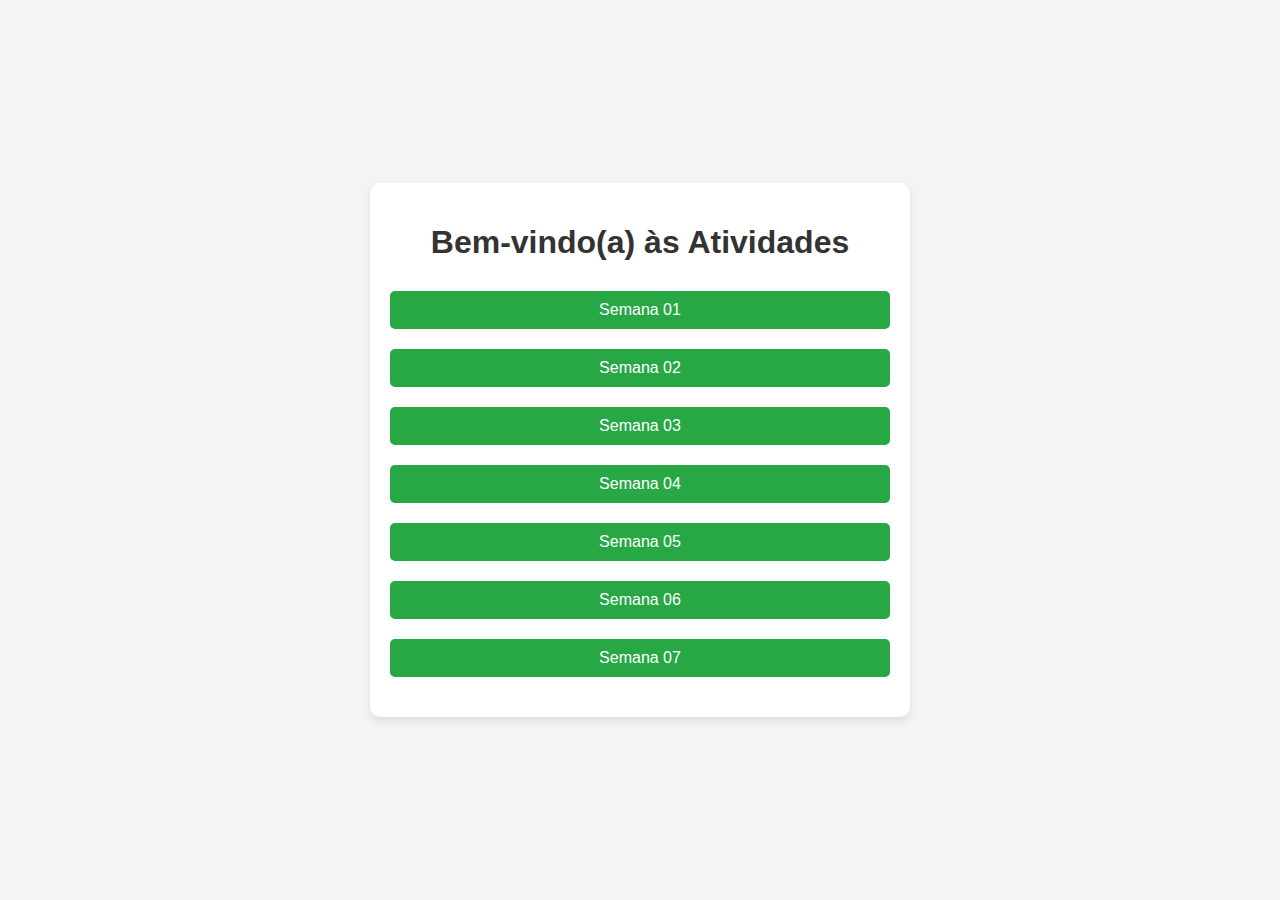
<file: index.html>
<!DOCTYPE html>
<html lang="pt-br">
<head>
    <meta charset="UTF-8">
    <meta name="viewport" content="width=device-width, initial-scale=1.0">
    <title>Atividades Lab. Engenharia de Software</title>
    <link rel="stylesheet" href="styles.css">
</head>
<body>
    <div class="container">
        <h1>Bem-vindo(a) às Atividades</h1>
        <div class="button-container">
            <a href="Semana_01/index.html" class="btn"> Semana 01</a>
            <a href="Semana_02/index.html" class="btn"> Semana 02</a>
            <a href="Semana_03/index.html" class="btn"> Semana 03</a>
            <a href="Semana_04/index.html" class="btn"> Semana 04</a>
            <a href="Semana_05/index.html" class="btn"> Semana 05</a>
            <a href="Semana_06/index.html" class="btn"> Semana 06</a>
            <a href="Semana_07/index.html" class="btn"> Semana 07</a>
            
        </div>
    </div>
</body>
</html>
</file>
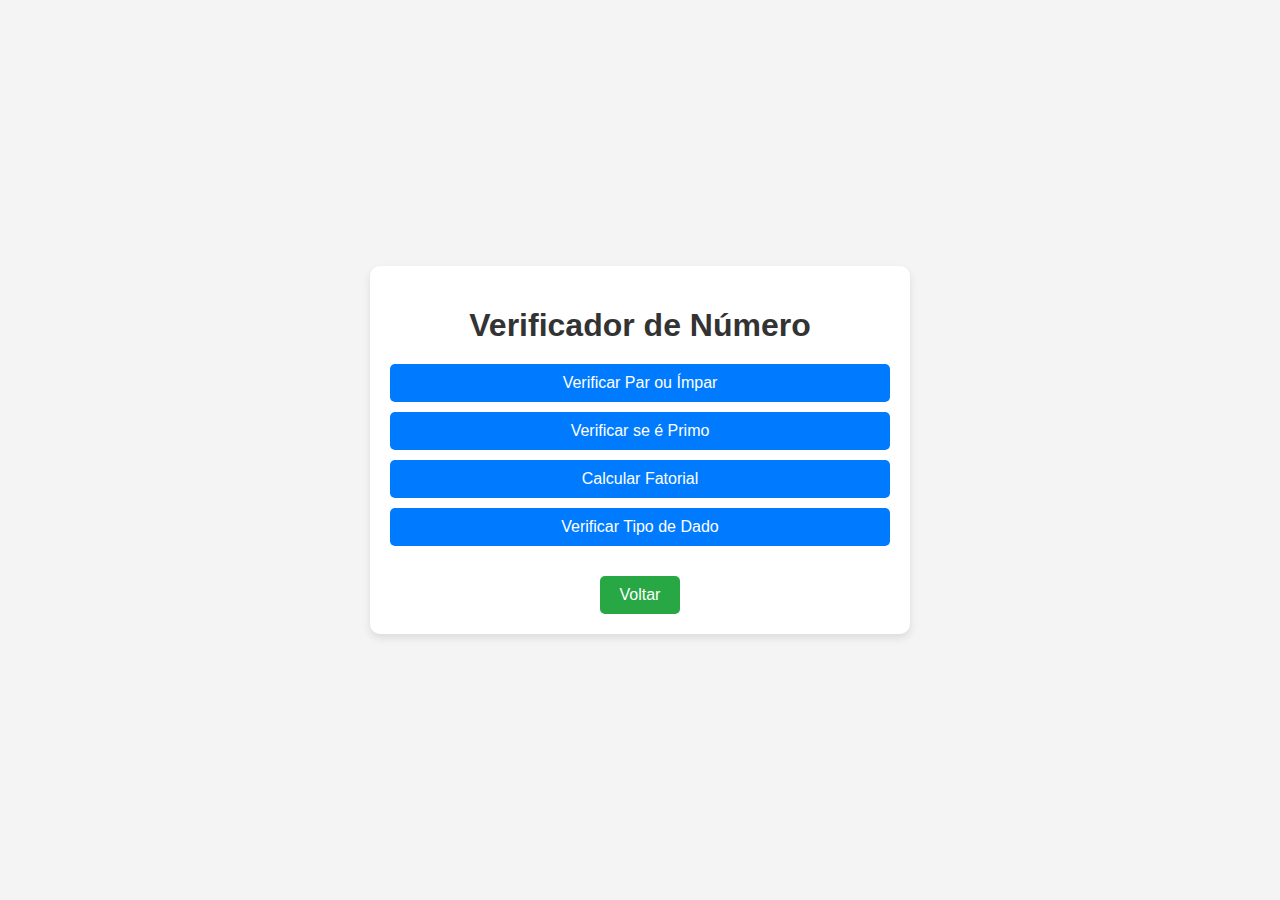
<file: Semana_01/index.html>
<!DOCTYPE html>
<html lang="pt-BR">
<head>
    <meta charset="UTF-8">
    <meta name="viewport" content="width=device-width, initial-scale=1.0">
    <title>Verificador de Número</title>
    <link rel="stylesheet" href="../styles.css">
    <script defer src="script.js"></script>
</head>
<body>
    <div class="container">
        <h1>Verificador de Número</h1>
        <div class="button-container">
            <button onclick="verificarParImpar()">Verificar Par ou Ímpar</button>
            <button onclick="verificarPrimo()">Verificar se é Primo</button>
            <button onclick="calcularFatorial()">Calcular Fatorial</button>
            <button onclick="verificarTipoDado()">Verificar Tipo de Dado</button>
        </div>
        <a href="../index.html" class="btn">Voltar</a>
    </div>
</body>
</html>
</file>
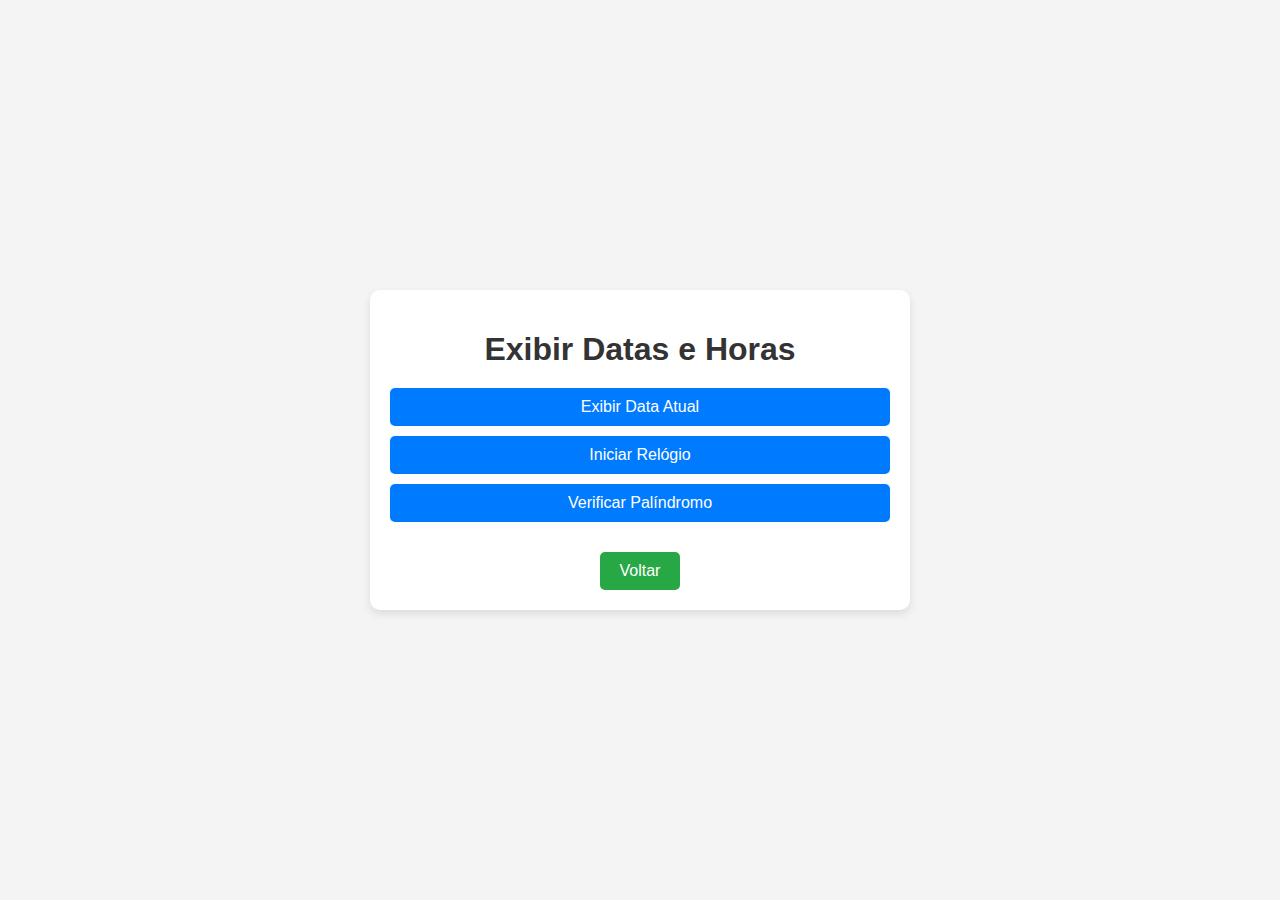
<file: Semana_02/index.html>
<!DOCTYPE html>
<html lang="pt-BR">
<head>
    <meta charset="UTF-8">
    <meta name="viewport" content="width=device-width, initial-scale=1.0">
    <title>Exibir Datas/Horas</title>
    <link rel="stylesheet" href="../styles.css">
    <script defer src="../Semana_02/script.js"></script>
</head>
<body>
    <div class="container">
        <h1>Exibir Datas e Horas</h1>
        <div class="button-container">
            <button onclick="exibirDataAtual()">Exibir Data Atual</button>
            <button onclick="iniciarRelogio()">Iniciar Relógio</button>
            <button onclick="verificarPalindromo()">Verificar Palíndromo</button>
        </div>
            
                <div id="relogio" class="relogio"></div>
            
        
        <a href="../index.html" class="btn">Voltar</a>
    </div>
</body>
</html>
</file>
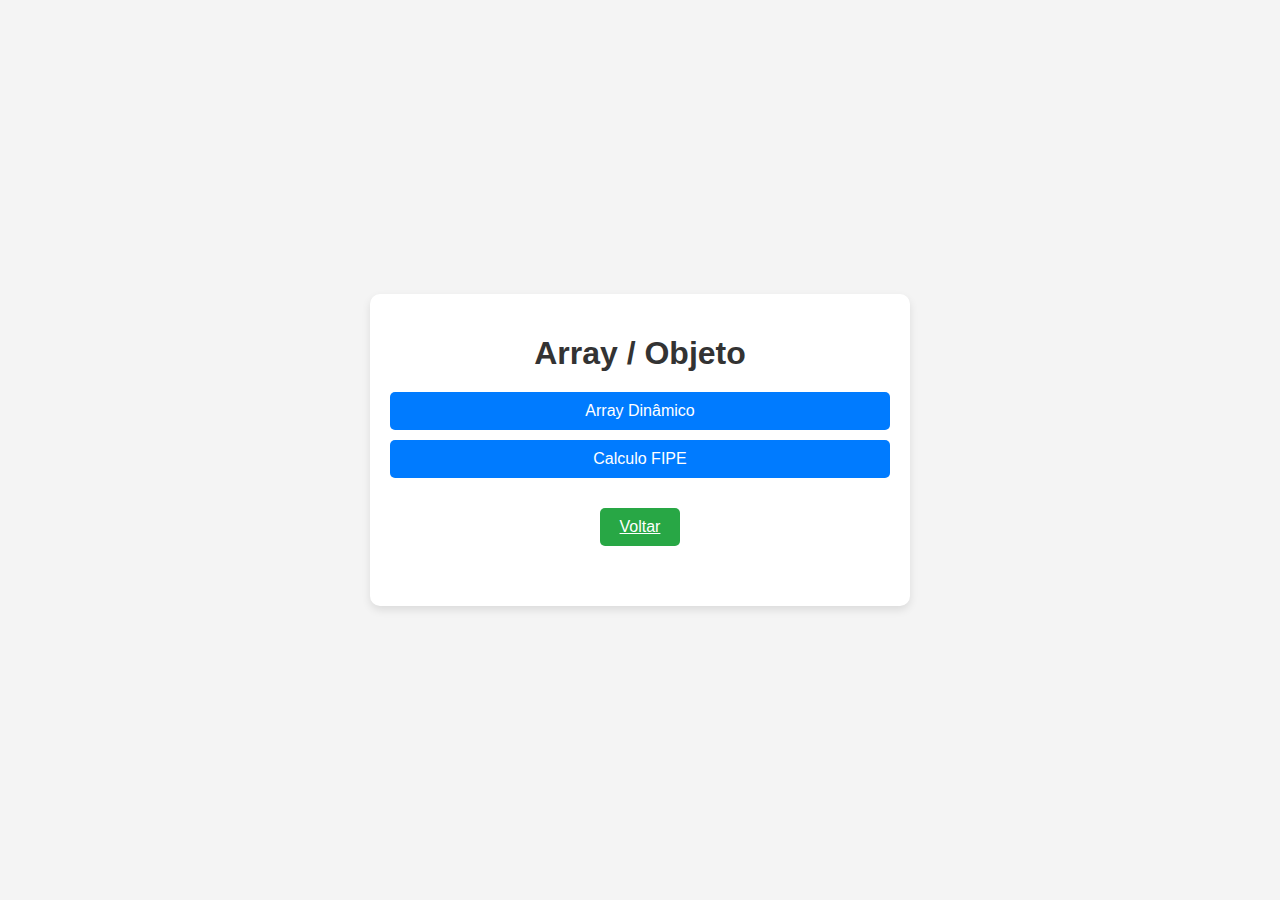
<file: Semana_03/index.html>
<!DOCTYPE html>
<html lang="pt-BR">
<head>
    <meta charset="UTF-8">
    <meta name="viewport" content="width=device-width, initial-scale=1.0">
    <title>Exercícios Semana 3</title>
    <link rel="stylesheet" href="../Semana_03/styles.css">
    <script defer src="script.js"></script>
</head>
<body>
    <div class="container semana3">
        <h1>Array / Objeto</h1>

        <div class="button-container">
            <button id="exercicio1">Array Dinâmico</button>
            <button id="exercicio2">Calculo FIPE</button>
            <a href="../index.html" class="btn voltar1">Voltar</a>

        </div>

        <!-- Exercício 1 -->
        <div id="exercicio1Container" class="hidden">
            <h2>Adicionar Valores ao Array</h2>
            <form id="formulario">
                <input type="text" id="valor" placeholder="Digite um valor" required>
                <button type="submit">Adicionar</button>
            </form>
            <h3>Valores em Ordem Alfabética</h3>
            <ol id="listaOrdenada"></ol>
            <a href="index.html" class="btn voltar-semanas">Voltar</a>
        </div>

        <!-- Exercício 2 (Carro) -->
        <div id="exercicio2Container" class="hidden">
            <h2>Cadastro do Carro</h2>
            <form id="formularioCarro">
                <input type="text" id="marca" placeholder="Marca" required>
                <input type="text" id="modelo" placeholder="Modelo" required>
                <input type="number" id="ano" placeholder="Ano" required>
                <input type="text" id="cor" placeholder="Cor" required>
                <input type="number" id="kilometragem" placeholder="Kilometragem" required>
                <input type="number" id="valorFipe" placeholder="Valor FIPE" required>
                <button type="submit">Calcular</button>
            </form>
            <p id="resultadoCarro"></p>
            <a href="index.html" class="btn voltar-semanas">Voltar</a>
        </div>
    </div>
</body>
</html>
</file>
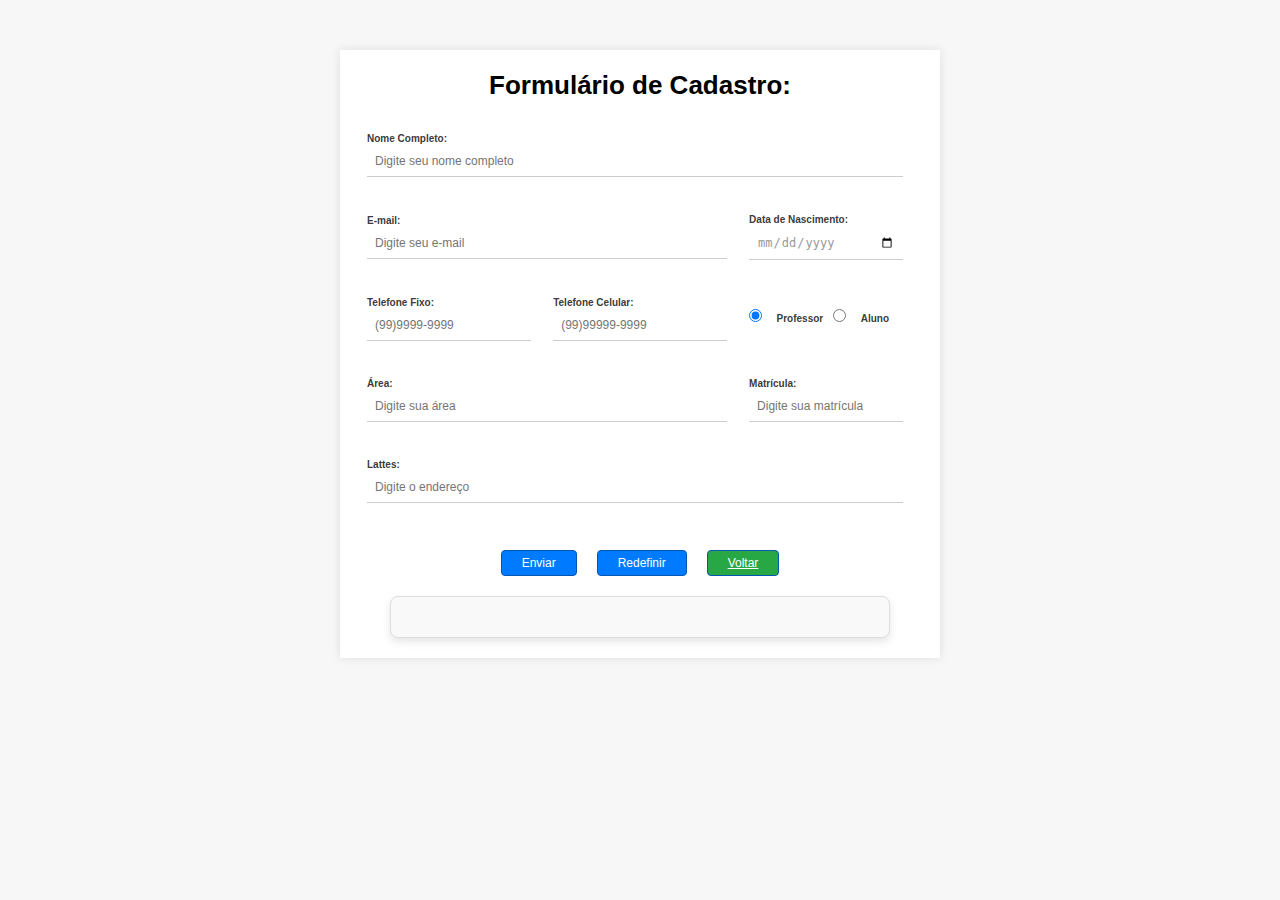
<file: Semana_04/index.html>
<!DOCTYPE html>
<html lang="pt-br">
  <head>
    <meta charset="UTF-8">
    <meta name="viewport" content="width=device-width, initial-scale=1.0">
    <title>Exercícios Semana 4</title>
    <link rel="stylesheet" href="../Semana_04/styles.css">
    <script defer src="script.js"></script>
  </head>
  <body>
    <div class="container">
      <h1>Formulário de Cadastro:</h1>
      <form id="form-cadastro">
        <table class="form-table">
          <div class="professor">
            <tr>
              <td colspan='3'>
                <div class="form-group">
                  <label for="nome">Nome Completo:</label>
                  <input type="text" id="nome" placeholder="Digite seu nome completo" onblur="validarNome()" required>
                  <small id="nome-erro" style="color: red; display: none;">Nome inválido! Use pelo menos nome e sobrenome.</small>

                </div>
              </td>
            </tr>
            <tr>
              <td colspan='2'>
                <div class="form-group">
                  <label for="email">E-mail:</label>
                  <input type="email" id="email" placeholder="Digite seu e-mail" onblur="validarEmail()" required>
                  <small id="email-erro" style="color: red; display: none;">E-mail inválido!</small>
                </div>
              </td>
            
              <td>
                <div class="form-group">
                  <label for="dataNascimento">Data de Nascimento:</label>
                  <input type="date" id="dataNascimento" name="dataNascimento" onblur="validarData()">
                  <span class="erro" id="erroData"></span>                
                </div>             
              </td>
            </tr>
            <tr>
              <td>
                <div class="form-row">
                  <div class="form-group">
                    <label for="telefone-fixo">Telefone Fixo:</label>
                    <input type="tel" id="telefone-fixo" placeholder="(99)9999-9999" required onblur="validarTelefoneFixo()" />
                    <small class="error" id="telefone-fixo-erro">Telefone fixo inválido</small>
                  </div>
                </td>
                <td>
                  <div class="form-group">
                    <label for="telefone-celular">Telefone Celular:</label>
                    <input type="tel" id="telefone-celular" placeholder="(99)99999-9999" required onblur="validarTelefoneCelular(telefone-celular)" />
                    <small class="error" id="telefone-celular-erro">Telefone celular inválido</small>
                  </div>
                </div>
              </td>
            
              <td>
                <div class="form-group">
                  <div class="radio-group">
                    <div>
                      <input type="radio" id="professor" name="tipo" value="Professor" required checked onclick="alternarCampos()" />
                      <label for="professor">Professor</label>
                    </div>
                    <div>
                      <input type="radio" id="aluno" name="tipo" value="Aluno" required onclick="alternarCampos()" />
                      <label for="aluno">Aluno</label>
                    </div>
                  </div>
                </div>
              </td>
            </tr>
            <tr>
              <td id="curso-ou-area" colspan='2'>
                <div class="form-group"> 
                  <label for="area">Área:</label>
                  <input type="text" id="area" placeholder="Digite sua área" />
                  <small class="error" id="area-erro">Campo obrigatório</small>
                </div>
              </td>
              <td id="matricula-container" colspan='1'>
                <div class="form-group">
                  <label for="matricula">Matrícula:</label>
                  <input type="text" id="matricula" placeholder="Digite sua matrícula" required onblur="validarMatricula()" oninput="validarMatricula()" />
                  <small class="error" id="matricula-erro">Matrícula inválida</small>
                </div>
              </td>
            </tr>
            <tr id="lattes-container">
              <td colspan ="3" style="width: 100%;"> 
                <div class="form-group">
                  <label for="lattes">Lattes:</label>
                  <input type="url" id="lattes" placeholder="Digite o endereço" />
                </div>
              </td>
            </tr>
          </div>
          
            
          
        </table>  
        <div class="button-group">
          <button type="submit">Enviar</button>
          <button type="reset">Redefinir</button>
          <a href="../index.html" class="btn-voltar">Voltar</a>
        </div>      
      </form>
      <div id="resultado"></div>
    </div>

    
  </body>
</html>
</file>
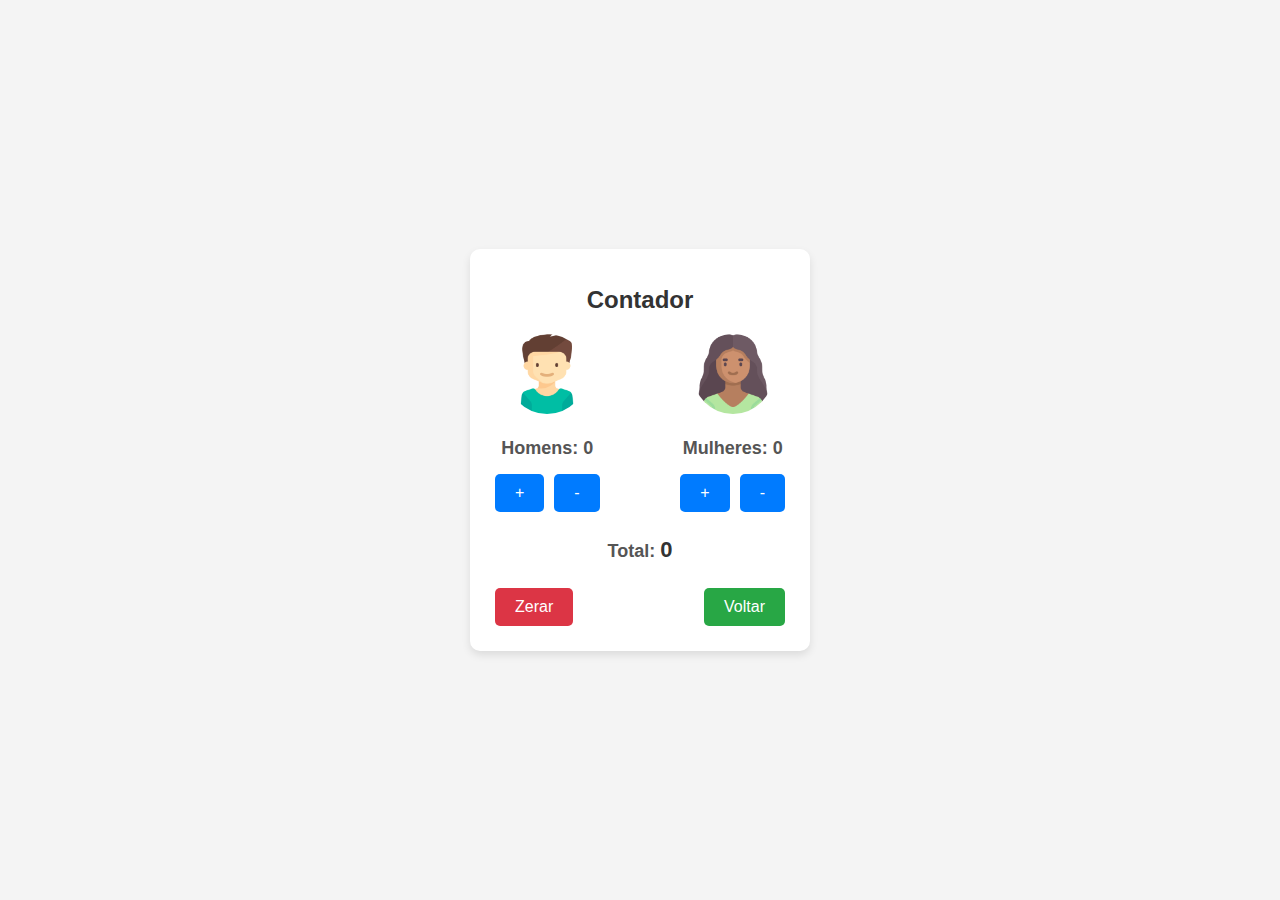
<file: Semana_05/index.html>
<!DOCTYPE html>
<html lang="pt-br">
<head>
    <meta charset="UTF-8">
    <meta name="viewport" content="width=device-width, initial-scale=1.0">
    <title>Semana 05 - Contador de Pessoas</title>
    <link rel="stylesheet" href="contador.css"> <!-- CSS separado -->
</head>
<body>
    <div id="root"></div> 
    <script defer src="Contador.js"></script>
</body>
</html>
</file>
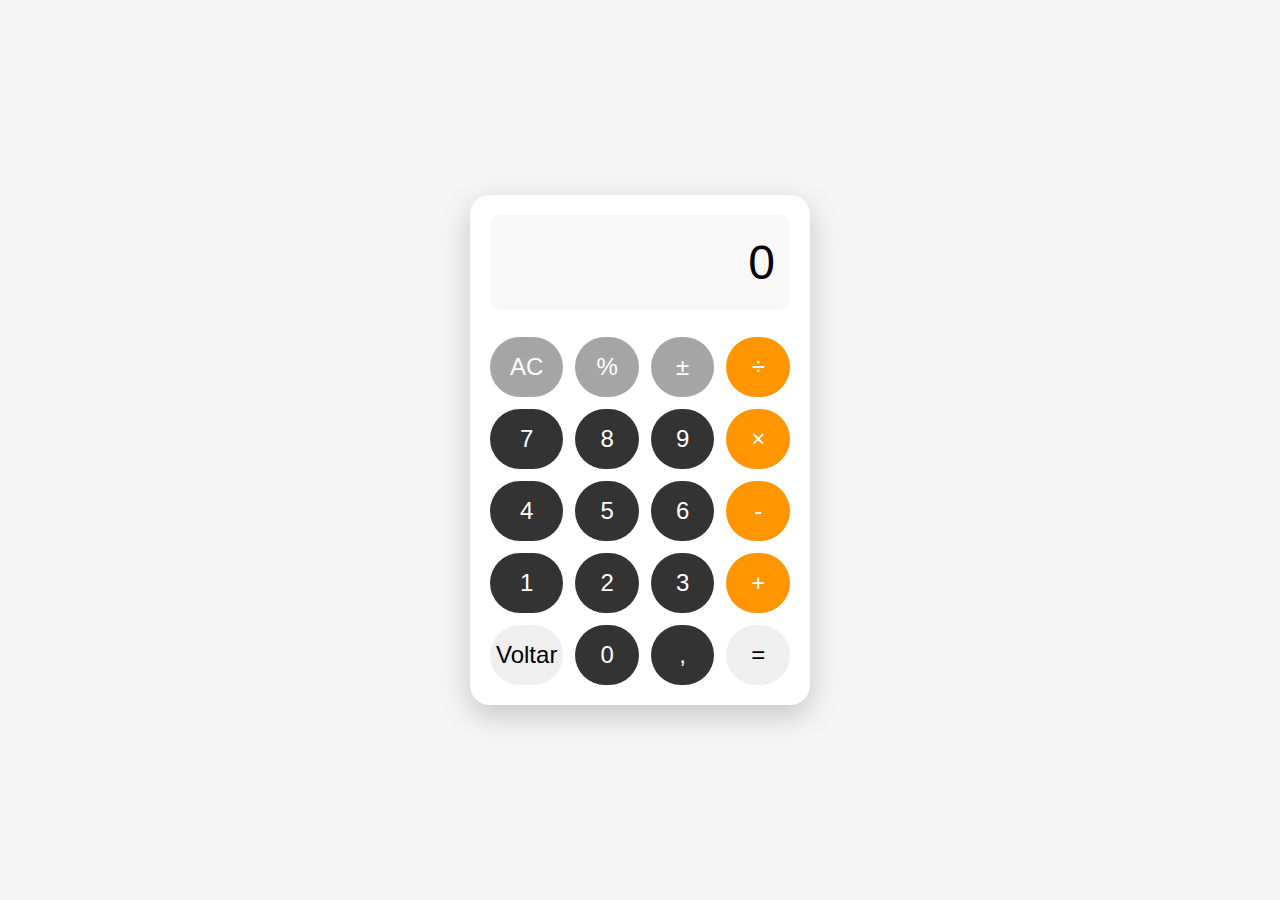
<file: Semana_06/index.html>
<!DOCTYPE html>
<html lang="pt-br">
  <head>
    <meta charset="UTF-8">
    <meta name="viewport" content="width=device-width, initial-scale=1.0">
    <title>Exercícios Semana 6</title>
    <link rel="stylesheet" href="../Semana_06/styles.css">
    <script defer src="script.js"></script>
  </head>
<body>
    <div id="calculadora">
        <div id="display">0</div>
        
        <!-- Linha 1 - Botões de função -->
        <button class="btn-funcao" data-value="AC">AC</button>
        <button class="btn-funcao" data-value="%">%</button>
        <button class="btn-funcao" data-value="±">±</button>
        <button class="btn-operacao" data-value="/">÷</button>
        
        <!-- Linha 2 - Números e operação -->
        <button class="btn-numero" data-value="7">7</button>
        <button class="btn-numero" data-value="8">8</button>
        <button class="btn-numero" data-value="9">9</button>
        <button class="btn-operacao" data-value="*">×</button>
        
        <!-- Linha 3 - Números e operação -->
        <button class="btn-numero" data-value="4">4</button>
        <button class="btn-numero" data-value="5">5</button>
        <button class="btn-numero" data-value="6">6</button>
        <button class="btn-operacao" data-value="-">-</button>
        
        <!-- Linha 4 - Números e operação -->
        <button class="btn-numero" data-value="1">1</button>
        <button class="btn-numero" data-value="2">2</button>
        <button class="btn-numero" data-value="3">3</button>
        <button class="btn-operacao" data-value="+">+</button>
        
        <!-- Linha 5 - Voltar e igual -->
        <button class="btn-voltar" onclick="window.location.href='../index.html'">Voltar</button>
        <button class="btn-numero zero" data-value="0">0</button>
        <button class="btn-numero" data-value=".">,</button>
        <button class="btn-igual" data-value="=">=</button>
    </div>
    <script src="script.js"></script>
</body>
</html>
</file>
<file: styles.css>
body {
    font-family: Arial, sans-serif;
    margin: 0;
    padding: 0;
    background-color: #f4f4f4;
    display: flex;
    justify-content: center;
    align-items: center;
    height: 100vh;
}


.container {
    text-align: center;
    background-color: #fff;
    padding: 20px;
    border-radius: 10px;
    box-shadow: 0 4px 8px rgba(0, 0, 0, 0.1);
    max-width: 500px;
    width: 100%;
}


h1 {
    color: #333;
    margin-bottom: 20px;
}


.button-container {
    display: flex;
    flex-direction: column;
    gap: 10px;
    margin-bottom: 20px; 
}

button {
    background-color: #007BFF;
    color: #fff;
    border: none;
    padding: 10px 20px;
    font-size: 16px;
    border-radius: 5px;
    cursor: pointer;
    transition: background-color 0.3s ease;
}

button:hover {
    background-color: #0056b3;
}

a.btn {
    display: inline-block;
    background-color: #28a745;
    color: white;
    padding: 10px 20px;
    text-decoration: none;
    border-radius: 5px;
    transition: background-color 0.3s ease;
    margin-top: 10px; 
}

a.btn:hover {
    background-color: #218838;
}

form {
    margin-bottom: 20px;
    display: flex;
    flex-direction: column;
    align-items: center;
}

input[type="text"] {
    width: 100%;
    max-width: 400px; /* Limita a largura máxima */
    padding: 10px;
    margin-bottom: 10px;
    border-radius: 5px;
    border: 1px solid #ccc;
    box-sizing: border-box;

}


@media (max-width: 500px) {
    .container {
        padding: 15px;
    }
    
    button {
        padding: 10px;
        font-size: 14px;
    }
}
</file>
<file: Semana_03/styles.css>
body {
    font-family: Arial, sans-serif;
    margin: 0;
    padding: 0;
    background-color: #f4f4f4;
    display: flex;
    justify-content: center;
    align-items: center;
    height: 100vh;
}

.container.semana3 {
    text-align: center;
    background-color: #fff;
    padding: 20px;
    border-radius: 10px;
    box-shadow: 0 4px 8px rgba(0, 0, 0, 0.1);
    max-width: 500px;
    width: 100%;
}

h1, h2, h3 {
    color: #333;
    margin-bottom: 20px;
}

.button-container {
    display: flex;
    flex-direction: column;
    gap: 10px;
    margin-bottom: 20px;
}

button, .btn {
    background-color: #007BFF;
    color: #fff;
    border: none;
    padding: 10px 20px;
    font-size: 16px;
    border-radius: 5px;
    cursor: pointer;
    transition: background-color 0.3s ease;
}

button:hover, .btn:hover {
    background-color: #0056b3;
}

form {
    margin-bottom: 20px;
    display: flex;
    flex-direction: column;
    align-items: center;
    gap: 10px;
}

input[type="text"], input[type="number"], textarea {
    width: 100%;
    max-width: 400px;
    padding: 10px;
    margin-bottom: 10px;
    border-radius: 5px;
    border: 1px solid #ccc;
    box-sizing: border-box;
}

textarea {
    height: 100px;
    resize: none;
}

ol {
    text-align: left;
    padding-left: 20px;
}

.hidden {
    display: none;
}

#resultado {
    margin-top: 20px;
    font-size: 18px;
    font-weight: bold;
}

a.voltar-semanas {
    background-color: #28a745;
    color: #fff;
    padding: 10px 20px;
    border-radius: 5px;
    text-decoration: none;
    transition: background-color 0.3s ease;
}

a.voltar-semanas:hover {
    background-color: #218838;
}

@media (max-width: 500px) {
    .container.semana3 {
        padding: 15px;
    }

    button, .btn {
        padding: 10px;
        font-size: 14px;
    }

    input[type="text"], input[type="number"], textarea {
        width: 100%;
    }
}

.voltar1 {
    background-color: #28a745;
    color: #fff;
    border: none;
    padding: 10px 20px;
    font-size: 16px;
    border-radius: 5px;
    cursor: pointer;
    display: block;
    margin: 20px auto; 
    transition: background-color 0.3s ease;
}

.voltar1:hover {
    background-color: #218838;
}
</file>
<file: Semana_04/styles.css>
* {
    margin: 0;
    padding: 0;
    box-sizing: border-box;
  }
  
  body {
    font-family: Helvetica, sans-serif;
    background-color: #f7f7f7;
  }
  
  .container {
    width: 600px;
    margin: 50px auto;
    background-color: #fff;
    padding: 20px;
    box-shadow: 0 0 10px rgba(0, 0, 0, 0.1);
  }
  
  h1 {
    font-size: 26px;
    color: #000;
    text-align: center;
    margin-bottom: 20px;
  }
  
  .form-table {
    width: 100%;
    border-collapse: separate;
  }
  
  .form-table td {
    padding: 5px;
  }
  
  .form-group {
    margin-bottom: 15px;
  }
  
  .form-group label {
    font-size: 10px;
    font-weight: bold;
    color: rgba(34, 34, 34, 0.9);
    margin-bottom: 5px;
  }
  
  input[type="date"] {
    font-size: 12px;
    color: #999;
    border: 1px solid #ccc;
    width: 100%;
    padding: 1px 0;
    background-color: transparent;
  }
  
  .form-group input[type="text"],
  .form-group input[type="email"],
  .form-group input[type="date"],
  .form-group input[type="tel"],
  .form-group input[type="url"] {
    width: calc(100% - 10px);
    padding: 8px;
    font-size: 12px;
    color: #999;
    border: none;
    border-bottom: 1px solid #ccc;
    box-sizing: border-box;
  }
  
  .form-row {
    display: flex;
    justify-content: space-between;
  }
  
  .form-row .form-group {
    width: 100%;
  }
  
  .radio-group {
    display: flex;
    gap: 10px;
    align-items: center;
    margin-bottom: 15px;
  }
  
  .radio-group input[type="radio"] {
    margin-right: 5px;
  }
  
  .error {
    color: red;
    display: none;
    font-size: 10px;
  }
  
  .button-group {
    display: flex;
    justify-content: center;
    align-items: center;
    gap: 20px;
    margin-top: 20px;
  }
  
  button {
    padding: 5px 20px;
    font-size: 12px;
    font-family: Helvetica, sans-serif;
    background-color: #eee;
    border: 1px solid #aaa;
    border-radius: 4px;
    cursor: pointer;
  }
  
  button[type="reset"] {
    background-color: #aaa;
  }
  
  button:hover {
    background-color: #dcdcdc;
  }
  
  button[type="reset"]:hover {
    background-color: #5a6268;
  }
  
  .form-group textarea {
    width: calc(100% - 10px);
    padding: 8px;
    font-size: 12px;
    color: #999;
    border: 1px solid #ccc;
    border-radius: 4px;
    resize: vertical;
    min-height: 50px;
    box-sizing: border-box;
  }
  
  .form-table th {
    font-size: 10px;
    font-weight: bold;
    color: rgba(34, 34, 34, 0.9);
    text-align: left;
    padding-bottom: 5px;
  }
  
  .form-table tr {
    border-bottom: 1px solid #ccc;
  }
  
  .form-table td {
    padding-bottom: 10px;
  }
  
  input[type="radio"] {
    margin-left: 0;
  }
  
  input[type="radio"] + label {
    font-size: 10px;
    margin-left: 5px;
  }
  
  select {
    width: 100%;
    padding: 8px;
    font-size: 12px;
    color: #999;
    border: none;
    border-bottom: 1px solid #ccc;
    box-sizing: border-box;
    background-color: transparent;
  }
  
  input[type="checkbox"] {
    margin-right: 5px;
  }

  .button-group button {
  padding: 5px 20px;
  font-size: 12px;
  font-family: Helvetica, sans-serif;
  background-color: #007BFF; /* Cor azul, pode mudar */
  border: 1px solid #0056b3;
  border-radius: 4px;
  cursor: pointer;
  color: white;
}

.button-group button:hover {
  background-color: #0056b3;
}

.btn-voltar {
  padding: 5px 20px;
  font-size: 12px;
  font-family: Helvetica, sans-serif;
  background-color: #28a745; /* Cor azul, pode mudar */
  border: 1px solid #0056b3;
  border-radius: 4px;
  cursor: pointer;
  color: white;
}

.btn-voltar:hover {
  background-color: #218838;
}

/* Estilos para a div de resultado */
#resultado {
    margin-top: 20px;
    padding: 20px;
    background-color: #f9f9f9;
    border: 1px solid #ddd;
    border-radius: 8px;
    box-shadow: 0 4px 8px rgba(0, 0, 0, 0.1);
    max-width: 500px;
    margin-left: auto;
    margin-right: auto;
}

#resultado h2 {
    text-align: center;
    color: #333;
    margin-bottom: 20px;
}

.dados-container {
    background-color: #fff;
    padding: 15px;
    border-radius: 8px;
    border: 1px solid #eee;
}

.dados-container p {
    margin: 10px 0;
    font-size: 16px;
    color: #555;
}

.dados-container strong {
    color: #333;
}

.dado {
    color: #007bff; /* Azul para os dados */
}

.botoes-container {
    display: flex;
    justify-content: space-between;
    margin-top: 20px;
}

.botoes-container button {
    padding: 10px 20px;
    border: none;
    border-radius: 5px;
    font-size: 16px;
    cursor: pointer;
    transition: background-color 0.3s ease;
}

.botoes-container button:hover {
    opacity: 0.9;
}

.btn-enviar {
    background-color: #28a745; /* Verde */
    color: #fff;
}

.btn-redefinir {
    background-color: #ffc107; /* Amarelo */
    color: #000;
}

.btn-voltar {
    background-color: #28a745; /* Cinza */
    color: #fff;
}
</file>
<file: Semana_05/contador.css>
body {
  font-family: Arial, sans-serif;
  background-color: #f4f4f4;
  margin: 0;
  padding: 0;
  display: flex;
  justify-content: center;
  align-items: center;
  height: 100vh;
}

.contador-container {
  background-color: #fff;
  padding: 20px;
  border-radius: 10px;
  box-shadow: 0 4px 8px rgba(0, 0, 0, 0.1);
  text-align: center;
  width: 300px;
}

h1 {
  font-size: 24px;
  margin-bottom: 20px;
  color: #333;
}

.contador {
  display: flex;
  justify-content: space-between;
  margin-bottom: 20px;
}

.pessoa {
  text-align: center;
}

.imagem {
  width: 80px;
  height: 80px;
  border-radius: 50%;
  margin-bottom: 10px;
}

h2 {
  font-size: 18px;
  margin: 10px 0;
  color: #555;
}

button {
  background-color: #007bff;
  color: #fff;
  border: none;
  padding: 10px 20px;
  border-radius: 5px;
  cursor: pointer;
  font-size: 16px;
  margin: 5px;
}

button:hover {
  background-color: #0056b3;
}

#total {
  font-size: 22px;
  font-weight: bold;
  color: #333;
}


.botoes-container {
  display: flex;
  justify-content: space-between;
  margin-top: 20px;
}

.btn-zerar {
  background-color: #dc3545;
}

.btn-zerar:hover {
  background-color: #c82333;
}

.btn-voltar {
  background-color: #28a745; 
}

.btn-voltar:hover {
  background-color: #218838; 
}
</file>
<file: Semana_06/styles.css>
body {
    margin: 0;
    padding: 0;
    font-family: 'Arial', sans-serif;
    display: flex;
    justify-content: center;
    align-items: center;
    height: 100vh;
    background-color: #f5f5f5;
}

#calculadora {
    width: 300px;
    background-color: #fff;
    border-radius: 20px;
    box-shadow: 0 10px 30px rgba(0, 0, 0, 0.2);
    padding: 20px;
    display: grid;
    grid-template-columns: repeat(4, 1fr);
    gap: 12px;
}

/* Display - mantido na primeira linha */
#display {
    grid-column: 1 / span 4;
    text-align: right;
    padding: 20px 15px;
    font-size: 48px;
    background-color: #f8f8f8;
    border-radius: 10px;
    margin-bottom: 15px;
}

/* Botões numéricos - lado esquerdo */
button[data-value="7"] { grid-row: 3; grid-column: 1; }
button[data-value="8"] { grid-row: 3; grid-column: 2; }
button[data-value="9"] { grid-row: 3; grid-column: 3; }
button[data-value="4"] { grid-row: 4; grid-column: 1; }
button[data-value="5"] { grid-row: 4; grid-column: 2; }
button[data-value="6"] { grid-row: 4; grid-column: 3; }
button[data-value="1"] { grid-row: 5; grid-column: 1; }
button[data-value="2"] { grid-row: 5; grid-column: 2; }
button[data-value="3"] { grid-row: 5; grid-column: 3; }
button[data-value="0"] { grid-row: 6; grid-column: 2; }

/* Botões de operação - lado direito */
button[data-value="+"] { grid-row: 5; grid-column: 4; }
button[data-value="-"] { grid-row: 4; grid-column: 4; }
button[data-value="*"] { grid-row: 3; grid-column: 4; }
button[data-value="/"] { grid-row: 2; grid-column: 4; } 
button[data-value="="] { grid-row: 6; grid-column: 4; }

/* Botões especiais */
button[data-value="AC"] { grid-row: 2; grid-column: 1; }
button[data-value="±"] { grid-row: 2; grid-column: 3; } 
button[data-value="%"] { grid-row: 2; grid-column: 2; }
button[data-value="."] { grid-row: 6; grid-column: 3; }


button[data-value="Voltar"] {
    grid-row: 7;
    grid-column: 1 / span 4;
    background-color: #d4d4d2;
    color: black;
    font-size: 20px;
    height: 50px;
    border-radius: 25px;
}


button {
    height: 60px;
    border: none;
    border-radius: 30px;
    font-size: 24px;
    cursor: pointer;
    transition: all 0.2s;
}

.btn-numero {
    background-color: #333;
    color: white;
}

.btn-operacao {
    background-color: #ff9500;
    color: white;
}

.btn-funcao {
    background-color: #a5a5a5;
    color: white;
}
</file>
